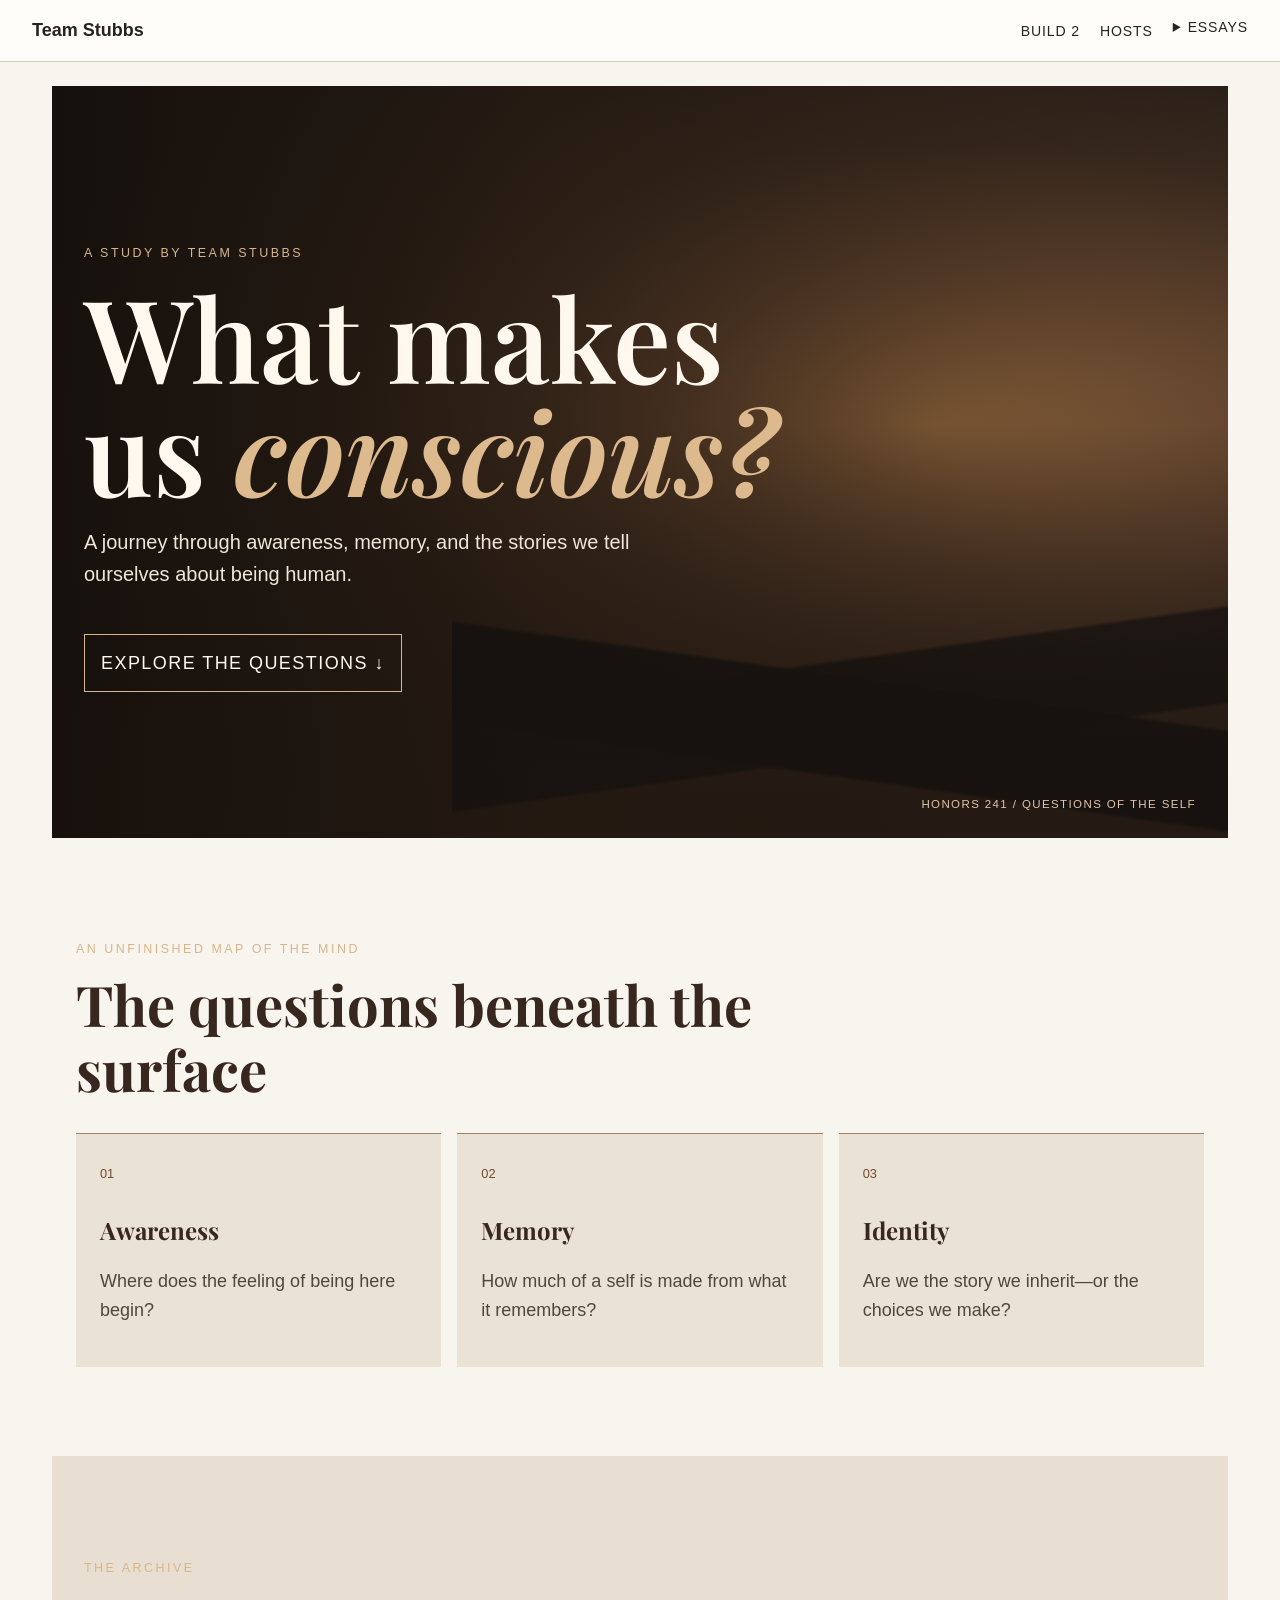
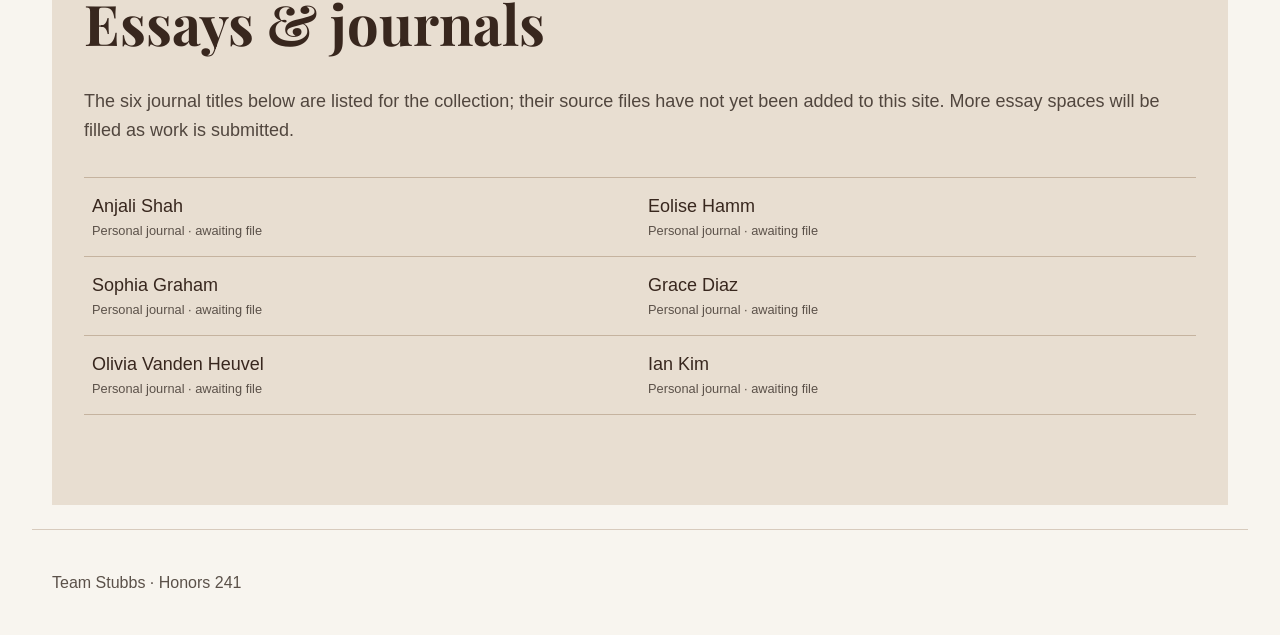
<file: index.html>
<!DOCTYPE html>
<html lang="en">
<head>
  <meta charset="utf-8">
  <meta name="viewport" content="width=device-width, initial-scale=1">
  <title>Team Stubbs · Consciousness</title>
  <link rel="preconnect" href="https://fonts.googleapis.com">
  <link rel="preconnect" href="https://fonts.gstatic.com" crossorigin>
  <link href="https://fonts.googleapis.com/css2?family=Playfair+Display:wght@600;700&display=swap" rel="stylesheet">
  <link rel="stylesheet" href="styles.css">
</head>
<body>
  <a class="skip-link" href="#main">Skip to main content</a>

  <header class="site-header">
    <p class="site-title"><a href="index.html">Team Stubbs</a></p>
    <nav aria-label="Main">
      <ul>
        <li><a href="index.html" aria-current="page">Build 2</a></li>
        <li><a href="about.html">Hosts</a></li>
        <li class="nav-dropdown">
          <details>
            <summary>Essays</summary>
            <ul class="dropdown-menu">
              <li><a href="about.html#journal-anjali">01 · Anjali Shah — Journal</a></li>
              <li><a href="about.html#journal-eloise">02 · Eolise Hamm — Journal</a></li>
              <li><a href="about.html#journal-sophia">03 · Sophia Graham — Journal</a></li>
              <li><a href="about.html#journal-grace">04 · Grace Diaz — Journal</a></li>
              <li><a href="about.html#journal-olivia">05 · Olivia Vanden Heuvel — Journal</a></li>
              <li><a href="about.html#journal-ian">06 · Ian Kim — Journal</a></li>

            </ul>
          </details>
        </li>
      </ul>
    </nav>
  </header>

  <main id="main">
    <section class="hero" aria-labelledby="hero-title">
      <div class="hero-content">
        <p class="hero-kicker">A study by Team Stubbs</p>
        <h1 id="hero-title">What makes<br>us <em>conscious?</em></h1>
        <p class="hero-copy">A journey through awareness, memory, and the stories we tell ourselves about being human.</p>
        <a class="hero-link" href="#essay-archive">Explore the questions <span aria-hidden="true">↓</span></a>
      </div>
      <p class="hero-caption">HONORS 241 <span aria-hidden="true">/</span> QUESTIONS OF THE SELF</p>
    </section>

    <section class="ideas-section" aria-labelledby="ideas-title">
      <p class="section-kicker">An unfinished map of the mind</p>
      <h2 id="ideas-title">The questions beneath the surface</h2>
      <div class="idea-grid">
        <article><span>01</span><h3>Awareness</h3><p>Where does the feeling of being here begin?</p></article>
        <article><span>02</span><h3>Memory</h3><p>How much of a self is made from what it remembers?</p></article>
        <article><span>03</span><h3>Identity</h3><p>Are we the story we inherit—or the choices we make?</p></article>
      </div>
    </section>

    <section class="essay-section" id="essay-archive" aria-labelledby="essay-title">
      <p class="section-kicker">The archive</p>
      <h2 id="essay-title">Essays &amp; journals</h2>
      <p class="archive-note">The six journal titles below are listed for the collection; their source files have not yet been added to this site. More essay spaces will be filled as work is submitted.</p>
      <ol class="essay-list">
        <li><a href="about.html#journal-anjali">Anjali Shah <span>Personal journal · awaiting file</span></a></li>
        <li><a href="about.html#journal-eloise">Eolise Hamm <span>Personal journal · awaiting file</span></a></li>
        <li><a href="about.html#journal-sophia">Sophia Graham <span>Personal journal · awaiting file</span></a></li>
        <li><a href="about.html#journal-grace">Grace Diaz <span>Personal journal · awaiting file</span></a></li>
        <li><a href="about.html#journal-olivia">Olivia Vanden Heuvel <span>Personal journal · awaiting file</span></a></li>
        <li><a href="about.html#journal-ian">Ian Kim <span>Personal journal · awaiting file</span></a></li>

      </ol>
    </section>
  </main>

  <footer class="site-footer">
    <p>Team Stubbs <span aria-hidden="true">·</span> Honors 241</p>
  </footer>
</body>
</html>
</file>
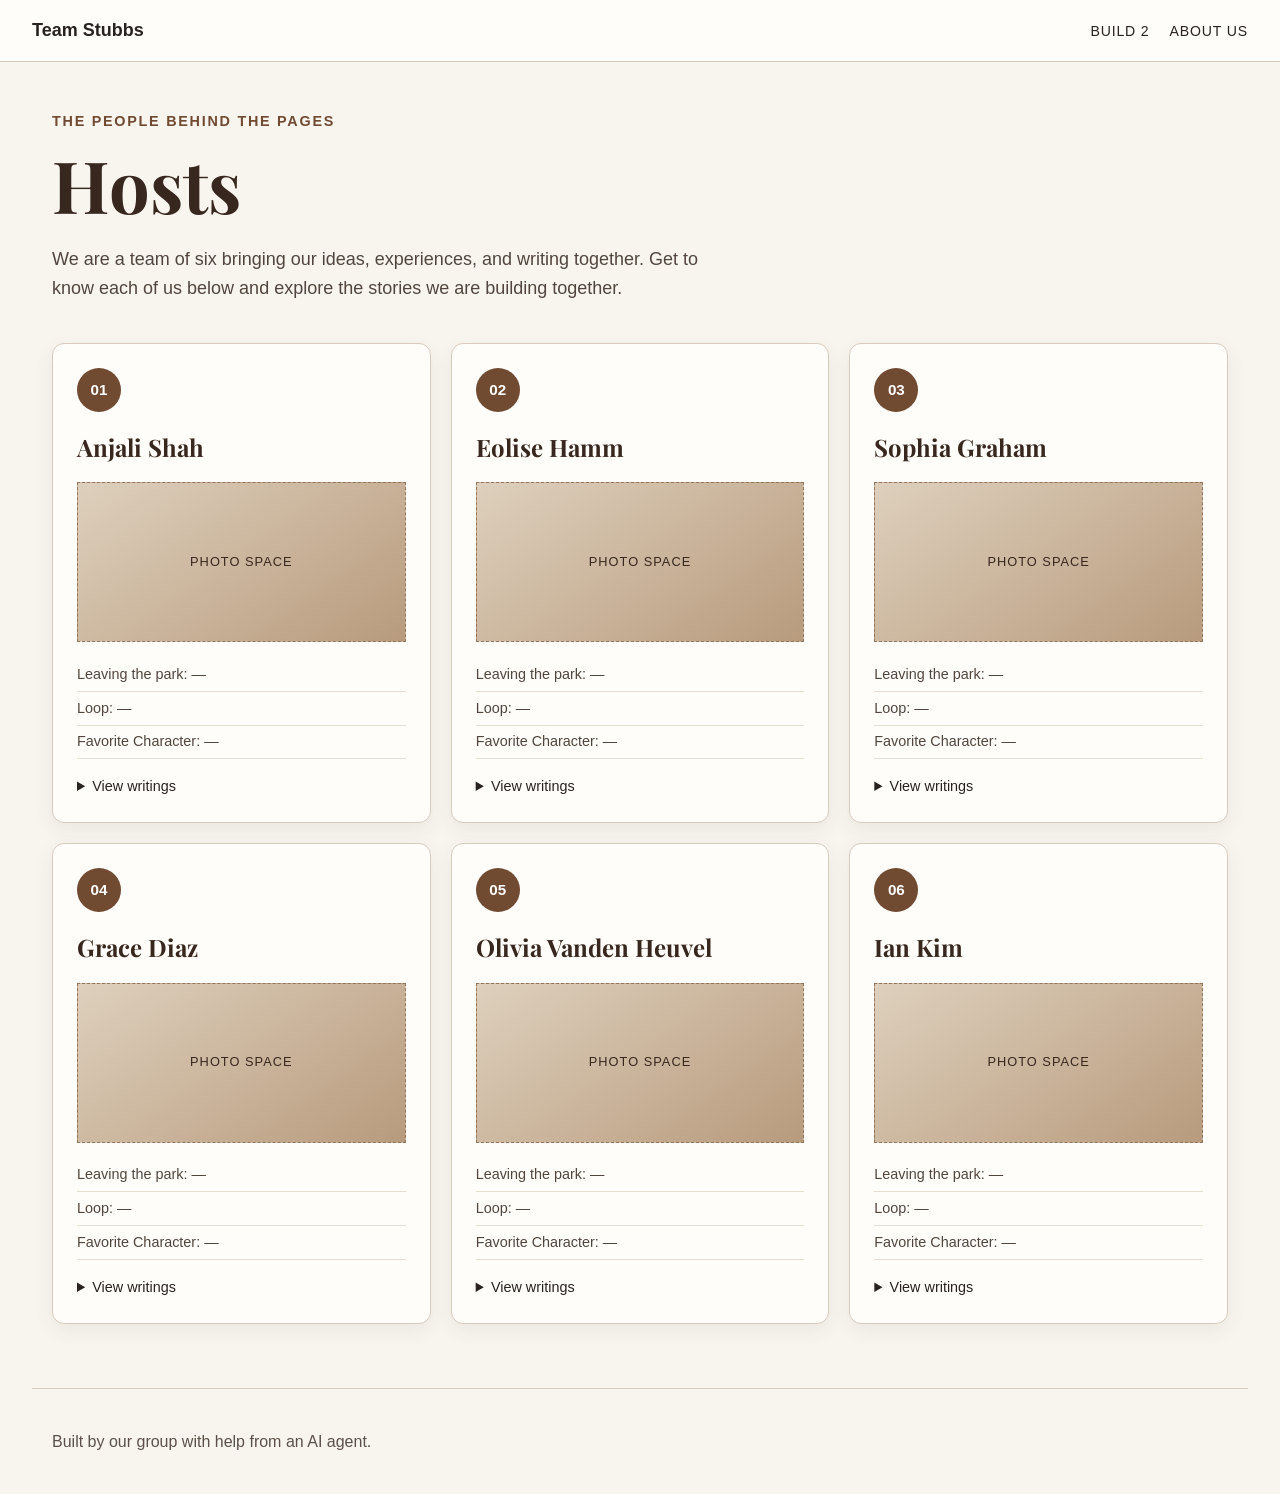
<file: about.html>
<!DOCTYPE html>
<html lang="en">
<head>
  <meta charset="utf-8">
  <meta name="viewport" content="width=device-width, initial-scale=1">
  <title>Hosts · Team Stubbs</title>
  <link rel="preconnect" href="https://fonts.googleapis.com">
  <link rel="preconnect" href="https://fonts.gstatic.com" crossorigin>
  <link href="https://fonts.googleapis.com/css2?family=Playfair+Display:wght@600;700&display=swap" rel="stylesheet">
  <link rel="stylesheet" href="styles.css">
</head>
<body>
  <a class="skip-link" href="#main">Skip to main content</a>

  <header class="site-header">
    <p class="site-title"><a href="index.html">Team Stubbs</a></p>
    <nav aria-label="Main">
      <ul>
        <li><a href="index.html">Build 2</a></li>
        <li><a href="about.html" aria-current="page">About Us</a></li>
      </ul>
    </nav>
  </header>

  <main class="about-page" id="main">
    <section class="about-intro" aria-labelledby="about-heading">
      <p class="about-eyebrow">The people behind the pages</p>
      <h1 id="about-heading">Hosts</h1>
      <p>We are a team of six bringing our ideas, experiences, and writing together. Get to know each of us below and explore the stories we are building together.</p>
    </section>

    <section aria-label="Meet the six team members">
      <div class="member-grid">
        <article class="member-card">
          <span class="member-number" aria-hidden="true">01</span>
          <h2>Anjali Shah</h2>
          <div class="member-photo">Photo space</div>
          <ul class="member-facts">
            <li>Leaving the park: —</li>
            <li>Loop: —</li>
            <li>Favorite Character: —</li>
          </ul>
          <details>
            <summary>View writings</summary>
            <ul>
              <li>
                <details>
                  <summary id="journal-anjali">Anjali Shah — Journal (awaiting submission)</summary>
                  <p>The journal file for this member has not been provided yet.</p>
                </details>
              </li>
            </ul>
          </details>
        </article>
        <article class="member-card">
          <span class="member-number" aria-hidden="true">02</span>
          <h2>Eolise Hamm</h2>
          <div class="member-photo">Photo space</div>
          <ul class="member-facts">
            <li>Leaving the park: —</li>
            <li>Loop: —</li>
            <li>Favorite Character: —</li>
          </ul>
          <details>
            <summary>View writings</summary>
            <ul>
              <li>
                <details>
                  <summary id="journal-eloise">Eolise Hamm — Journal (awaiting submission)</summary>
                  <p>The journal file for this member has not been provided yet.</p>
                </details>
              </li>
            </ul>
          </details>
        </article>
        <article class="member-card">
          <span class="member-number" aria-hidden="true">03</span>
          <h2>Sophia Graham</h2>
          <div class="member-photo">Photo space</div>
          <ul class="member-facts">
            <li>Leaving the park: —</li>
            <li>Loop: —</li>
            <li>Favorite Character: —</li>
          </ul>
          <details>
            <summary>View writings</summary>
            <ul>
              <li>
                <details>
                  <summary id="journal-sophia">Sophia Graham — Journal (awaiting submission)</summary>
                  <p>The journal file for this member has not been provided yet.</p>
                </details>
              </li>
            </ul>
          </details>
        </article>
        <article class="member-card">
          <span class="member-number" aria-hidden="true">04</span>
          <h2>Grace Diaz</h2>
          <div class="member-photo">Photo space</div>
          <ul class="member-facts">
            <li>Leaving the park: —</li>
            <li>Loop: —</li>
            <li>Favorite Character: —</li>
          </ul>
          <details>
            <summary>View writings</summary>
            <ul>
              <li>
                <details>
                  <summary id="journal-grace">Grace Diaz — Journal (awaiting submission)</summary>
                  <p>The journal file for this member has not been provided yet.</p>
                </details>
              </li>
            </ul>
          </details>
        </article>
        <article class="member-card">
          <span class="member-number" aria-hidden="true">05</span>
          <h2>Olivia Vanden Heuvel</h2>
          <div class="member-photo">Photo space</div>
          <ul class="member-facts">
            <li>Leaving the park: —</li>
            <li>Loop: —</li>
            <li>Favorite Character: —</li>
          </ul>
          <details>
            <summary>View writings</summary>
            <ul>
              <li>
                <details>
                  <summary id="journal-olivia">Olivia Vanden Heuvel — Journal (awaiting submission)</summary>
                  <p>The journal file for this member has not been provided yet.</p>
                </details>
              </li>
            </ul>
          </details>
        </article>
        <article class="member-card">
          <span class="member-number" aria-hidden="true">06</span>
          <h2>Ian Kim</h2>
          <div class="member-photo">Photo space</div>
          <ul class="member-facts">
            <li>Leaving the park: —</li>
            <li>Loop: —</li>
            <li>Favorite Character: —</li>
          </ul>
          <details>
            <summary>View writings</summary>
            <ul>
              <li>
                <details>
                  <summary id="journal-ian">Ian Kim — Journal (awaiting submission)</summary>
                  <p>The journal file for this member has not been provided yet.</p>
                </details>
              </li>
            </ul>
          </details>
        </article>
      </div>
    </section>
  </main>

  <footer class="site-footer">
    <p>Built by our group with help from an AI agent.</p>
  </footer>
</body>
</html>
</file>
<file: styles.css>
:root {
  --text: #29231f;
  --muted: #5b5149;
  --background: #fbf8f3;
  --accent: #714a32;
  --border: #d8cbbd;
  --max-width: 76rem;
}

*,
*::before,
*::after {
  box-sizing: border-box;
}

body {
  margin: 0;
  font-family: Arial, Helvetica, sans-serif;
  font-size: 1.125rem;
  line-height: 1.6;
  color: var(--text);
  background: #f8f5ef;
}

.site-header,
main,
.site-footer {
  max-width: var(--max-width);
  margin: 0 auto;
  padding: 1.5rem 1.25rem;
}

.site-header {
  display: flex;
  flex-wrap: wrap;
  align-items: baseline;
  justify-content: space-between;
  gap: 1rem;
  border-bottom: 1px solid var(--border);
}

.site-header {
  position: relative;
  max-width: 100%;
  padding: 1rem max(1.5rem, calc((100vw - 76rem) / 2));
  background: #fffdf9;
  color: #29231f;
  border-bottom-color: #d8cbbd;
}

.site-title {
  margin: 0;
  font-weight: 700;
}

.site-title a {
  color: inherit;
  text-decoration: none;
}

nav ul {
  display: flex;
  flex-wrap: wrap;
  gap: 1.25rem;
  margin: 0;
  padding: 0;
  list-style: none;
}

a {
  color: #744a2e;
}

.site-header a {
  color: #29231f;
  text-decoration: none;
}

.site-header a:hover,
.site-header a:focus-visible {
  color: #714a32;
}

nav a {
  font-size: 0.88rem;
  letter-spacing: 0.06em;
  text-transform: uppercase;
}

.nav-dropdown {
  position: relative;
}

.nav-dropdown summary {
  cursor: pointer;
  font-size: 0.88rem;
  letter-spacing: 0.06em;
  text-transform: uppercase;
}

.dropdown-menu {
  position: absolute;
  z-index: 5;
  top: 100%;
  right: 0;
  display: none;
  width: min(22rem, 85vw);
  max-height: 70vh;
  overflow-y: auto;
  padding: 0.5rem;
  border: 1px solid #72563e;
  background: #fffdf9;
  box-shadow: 0 0.8rem 2rem rgb(0 0 0 / 18%);
}

.nav-dropdown details[open] .dropdown-menu,
.nav-dropdown:hover .dropdown-menu,
.nav-dropdown:focus-within .dropdown-menu {
  display: block;
}

.dropdown-menu li {
  padding: 0.35rem 0.55rem;
}

.dropdown-menu a {
  display: block;
  padding: 0.35rem;
  font-size: 0.78rem;
  text-transform: none;
}

a:focus-visible {
  outline: 3px solid var(--accent);
  outline-offset: 2px;
}

summary:focus-visible {
  outline: 3px solid var(--accent);
  outline-offset: 3px;
}

h1,
h2,
h3 {
  font-family: "Playfair Display", Georgia, serif;
}

h1 {
  font-size: 2.25rem;
  line-height: 1.2;
}

img,
video {
  max-width: 100%;
  height: auto;
}

.site-footer {
  border-top: 1px solid var(--border);
  color: var(--muted);
  font-size: 1rem;
}

.skip-link {
  position: absolute;
  left: -999rem;
}

.skip-link:focus {
  left: 1rem;
  top: 1rem;
  z-index: 10;
  padding: 0.5rem 0.75rem;
  background: var(--background);
  color: #29231f;
}

/* About Us: warm, editorial profile cards for the six team members. */
.about-page {
  max-width: 76rem;
  padding-top: 3rem;
  padding-bottom: 4rem;
}

.about-intro {
  max-width: 44rem;
  margin-bottom: 2.5rem;
}

.about-eyebrow {
  margin: 0 0 0.5rem;
  color: #714a32;
  font-size: 0.9rem;
  font-weight: 700;
  letter-spacing: 0.12em;
  text-transform: uppercase;
}

.about-page h1 {
  margin: 0 0 1rem;
  color: #38271e;
  font-size: clamp(2.5rem, 7vw, 4.5rem);
}

.about-intro p:last-child {
  max-width: 42rem;
  margin-bottom: 0;
  color: #51463e;
}

.member-grid {
  display: grid;
  grid-template-columns: repeat(3, minmax(0, 1fr));
  gap: 1.25rem;
}

.member-card {
  min-height: 15rem;
  padding: 1.5rem;
  border: 1px solid #d8cbbd;
  border-radius: 0.75rem;
  background: #fffdf9;
  box-shadow: 0 0.4rem 1.2rem rgb(56 39 30 / 7%);
}

.member-number {
  display: inline-grid;
  width: 2.75rem;
  height: 2.75rem;
  place-items: center;
  border-radius: 50%;
  background: #714a32;
  color: #fff;
  font-size: 0.95rem;
  font-weight: 700;
}

.member-card h2 {
  margin: 1rem 0 0.5rem;
  color: #38271e;
  font-size: 1.5rem;
}

.member-card p {
  margin: 0;
  color: #51463e;
  font-size: 1rem;
}

.member-prompt {
  display: block;
  margin-top: 1rem;
  color: #714a32;
  font-size: 0.9rem;
  font-weight: 700;
}

.member-photo {
  display: grid;
  min-height: 10rem;
  margin-top: 1rem;
  place-items: center;
  border: 1px dashed #94765d;
  background: linear-gradient(145deg, #ded0bd, #b89b7d);
  color: #38271e;
  font-size: 0.8rem;
  letter-spacing: 0.08em;
  text-transform: uppercase;
}

.member-facts {
  margin: 1rem 0 0;
  padding: 0;
  list-style: none;
  color: #51463e;
  font-size: 0.9rem;
}

.member-facts li {
  padding: 0.3rem 0;
  border-bottom: 1px solid #e7ded2;
}

.member-card details {
  margin-top: 1rem;
  font-size: 0.9rem;
}

.member-card summary {
  cursor: pointer;
}

@media (max-width: 52rem) {
  .member-grid {
    grid-template-columns: repeat(2, minmax(0, 1fr));
  }
}

@media (max-width: 34rem) {
  .site-header {
    padding: 1rem;
  }

  .site-header nav ul {
    gap: 0.75rem;
  }

  .member-grid {
    grid-template-columns: 1fr;
  }

  .about-page {
    padding-top: 2rem;
  }
}

/* Cinematic, warm-toned home page and essay archive. */
.hero {
  position: relative;
  display: flex;
  min-height: min(47rem, calc(100vh - 4rem));
  max-width: none;
  margin: 0;
  padding: clamp(3rem, 10vw, 9rem) max(1.5rem, calc((100vw - 76rem) / 2));
  align-items: center;
  overflow: hidden;
  color: #fff8ee;
  background:
    linear-gradient(90deg, rgb(22 16 12 / 94%) 0%, rgb(36 25 17 / 76%) 42%, rgb(36 25 17 / 18%) 100%),
    linear-gradient(0deg, #241a14 0%, transparent 55%),
    radial-gradient(ellipse at 75% 45%, #b27d49 0%, #735035 24%, #3d2c20 48%, #1b1715 78%);
}

.hero::after {
  position: absolute;
  right: -6%;
  bottom: 0;
  width: 72%;
  height: 40%;
  content: "";
  background: linear-gradient(172deg, transparent 42%, rgb(20 17 15 / 85%) 43% 65%, transparent 66%), linear-gradient(188deg, transparent 48%, rgb(15 14 13 / 75%) 49% 72%, transparent 73%);
  opacity: 0.85;
  pointer-events: none;
}

.hero-content,
.hero-caption {
  position: relative;
  z-index: 1;
}

.hero-content {
  max-width: 48rem;
}

.hero-kicker,
.section-kicker {
  color: #d9b58c;
  font-size: 0.78rem;
  letter-spacing: 0.2em;
  text-transform: uppercase;
}

.hero h1 {
  margin: 1rem 0;
  font-family: "Playfair Display", Georgia, serif;
  font-size: clamp(3.3rem, 9vw, 7.5rem);
  font-weight: 600;
  line-height: 0.98;
}

.hero h1 em {
  color: #ddb98e;
  font-weight: 600;
}

.hero-copy {
  max-width: 35rem;
  color: #f0e6d8;
  font-size: clamp(1rem, 2vw, 1.25rem);
}

.hero-link {
  display: inline-block;
  margin-top: 1.5rem;
  padding: 0.85rem 1rem;
  border: 1px solid #d9b58c;
  color: #fff8ee;
  text-decoration: none;
  text-transform: uppercase;
  letter-spacing: 0.08em;
}

.hero-caption {
  position: absolute;
  right: max(1.5rem, calc((100vw - 76rem) / 2));
  bottom: 1.5rem;
  margin: 0;
  color: #e0c6a8;
  font-size: 0.72rem;
  letter-spacing: 0.12em;
}

.ideas-section,
.essay-section {
  max-width: 76rem;
  margin: 0 auto;
  padding: clamp(3rem, 7vw, 6rem) 1.5rem;
}

.ideas-section h2,
.essay-section h2 {
  max-width: 46rem;
  margin: 0.5rem 0 2rem;
  color: #38271e;
  font-family: "Playfair Display", Georgia, serif;
  font-size: clamp(2rem, 5vw, 3.5rem);
  line-height: 1.15;
}

.idea-grid {
  display: grid;
  grid-template-columns: repeat(3, minmax(0, 1fr));
  gap: 1rem;
}

.idea-grid article {
  padding: 1.5rem;
  border-top: 1px solid #9e8064;
  background: #ebe2d6;
}

.idea-grid article > span {
  color: #714a32;
  font-size: 0.8rem;
}

.idea-grid h3 {
  margin: 1.5rem 0 0.5rem;
  color: #38271e;
  font-size: 1.5rem;
}

.idea-grid p,
.archive-note {
  color: #51463e;
}

.essay-section {
  max-width: none;
  padding-right: max(1.5rem, calc((100vw - 76rem) / 2));
  padding-left: max(1.5rem, calc((100vw - 76rem) / 2));
  background: #e8ded1;
}

.essay-section > h2,
.essay-section > p {
  max-width: 76rem;
}

.essay-list {
  display: grid;
  max-width: 76rem;
  grid-template-columns: repeat(2, minmax(0, 1fr));
  gap: 0;
  margin: 2rem 0 0;
  padding: 0;
  list-style: none;
  border-top: 1px solid #c5b39f;
}

.essay-list li {
  padding: 0.9rem 0.5rem;
  border-bottom: 1px solid #c5b39f;
  color: #38271e;
}

.essay-list a {
  display: block;
  color: #38271e;
  text-decoration: none;
}

.essay-list a:hover {
  text-decoration: underline;
}

.essay-list span {
  display: block;
  color: #5b5149;
  font-size: 0.8rem;
}

@media (max-width: 40rem) {
  .hero {
    min-height: 80vh;
    padding-right: 1.25rem;
    padding-left: 1.25rem;
  }

  .idea-grid,
  .essay-list {
    grid-template-columns: 1fr;
  }

  .hero-caption {
    right: 1.25rem;
    left: 1.25rem;
    font-size: 0.65rem;
  }
}
</file>
